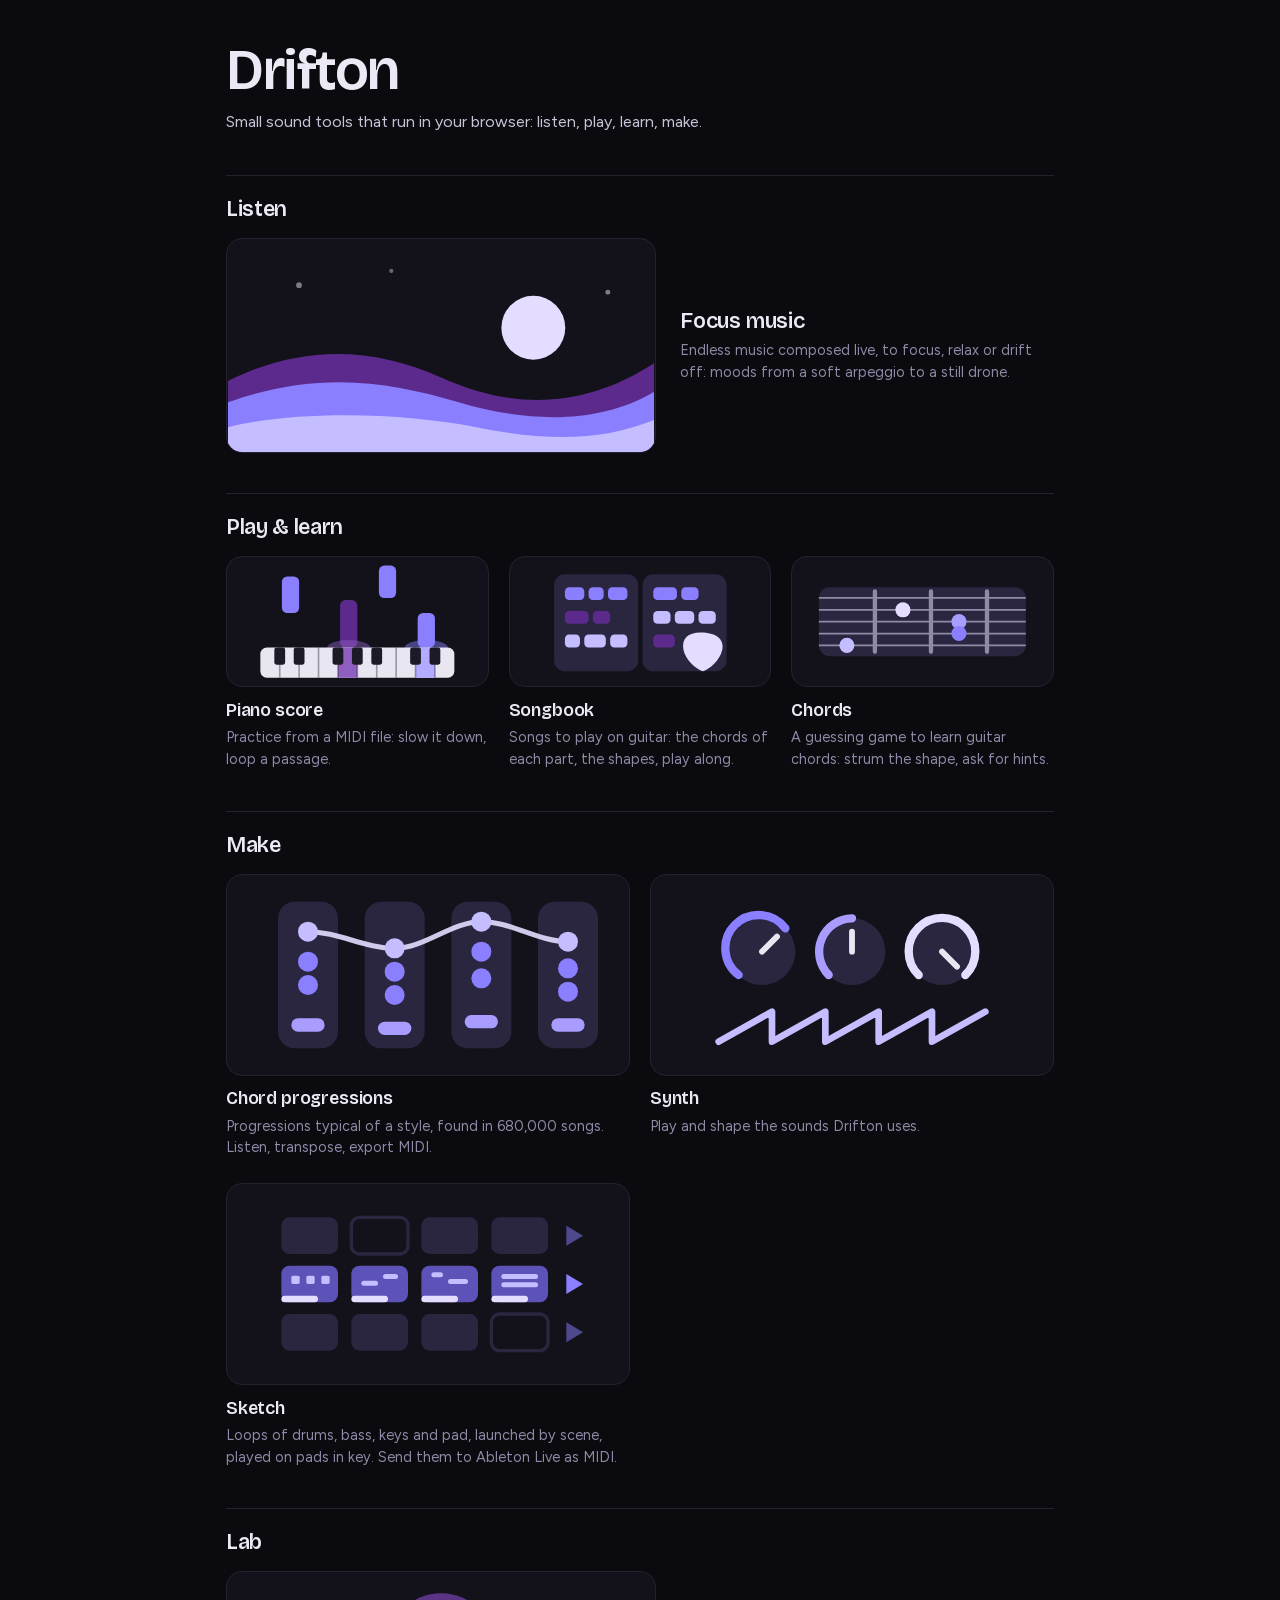
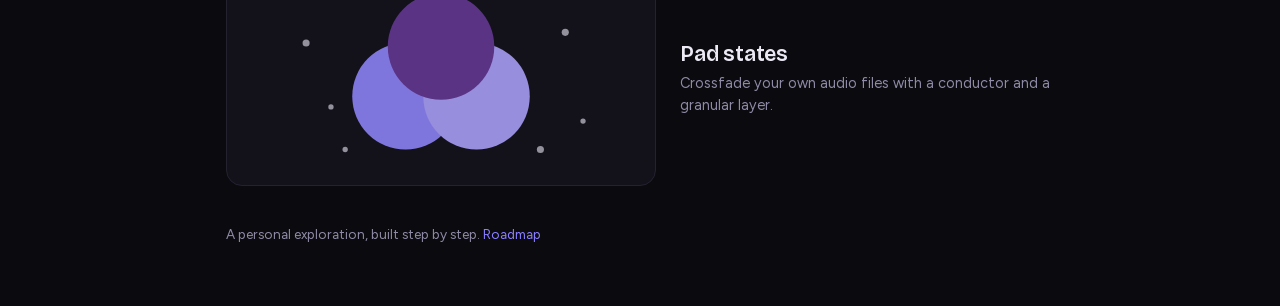
<file: index.html>
<!DOCTYPE html>
<html lang="en">
<head>
<meta charset="UTF-8">
<meta name="viewport" content="width=device-width, initial-scale=1.0">
<meta name="theme-color" content="#0a0a0f">
<title>Drifton</title>
<link rel="stylesheet" href="common.css">
</head>
<body>
<main class="lab home">
  <header>
    <h1>Drifton</h1>
    <p class="intro">Small sound tools that run in your browser: listen, play, learn, make.</p>
  </header>

  <!-- Each illustration is a small inline SVG in shades of the one violet. -->

  <div class="tool-group">
    <h2 class="group-title">Listen</h2>
    <nav class="tools single">
      <a class="card wide" href="generator/index.html">
        <div class="art">
          <svg viewBox="0 0 240 120" aria-hidden="true">
            <circle cx="40" cy="26" r="1.6" fill="#e8e6f0" opacity=".5"/>
            <circle cx="92" cy="18" r="1.2" fill="#e8e6f0" opacity=".4"/>
            <circle cx="214" cy="30" r="1.4" fill="#e8e6f0" opacity=".5"/>
            <circle cx="172" cy="50" r="18" fill="#e4ddff"/>
            <path d="M0 80 C40 60 80 60 120 78 S200 96 240 70 V120 H0Z" fill="#5c2a8c"/>
            <path d="M0 92 C50 74 90 80 130 92 S210 104 240 86 V120 H0Z" fill="#8a7fff"/>
            <path d="M0 106 C40 96 100 98 140 106 S210 114 240 102 V120 H0Z" fill="#c4bdff"/>
          </svg>
        </div>
        <h2>Focus music</h2>
        <p>Endless music composed live, to focus, relax or drift off: moods from a soft arpeggio to a still drone.</p>
      </a>
    </nav>
  </div>

  <div class="tool-group">
    <h2 class="group-title">Play &amp; learn</h2>
    <nav class="tools three">
      <a class="card" href="score/index.html">
        <div class="art">
          <svg viewBox="0 0 240 120" aria-hidden="true">
            <!-- falling notes -->
            <rect x="50" y="18" width="16" height="34" rx="5" fill="#8a7fff"/>
            <rect x="104" y="40" width="16" height="44" rx="5" fill="#5c2a8c"/>
            <rect x="140" y="8" width="16" height="30" rx="5" fill="#8a7fff"/>
            <rect x="176" y="52" width="16" height="32" rx="5" fill="#8a7fff"/>
            <ellipse cx="112" cy="84" rx="20" ry="7" fill="#8e5fc0" opacity=".45"/>
            <ellipse cx="184" cy="84" rx="20" ry="7" fill="#8a7fff" opacity=".45"/>
            <!-- keyboard -->
            <rect x="30" y="84" width="180" height="28" rx="6" fill="#e8e6f0"/>
            <rect x="102" y="84" width="18" height="28" fill="#8e5fc0"/>
            <rect x="174" y="84" width="18" height="28" fill="#b3abff"/>
            <g stroke="#0a0a0f" stroke-width="1.5" opacity=".35">
              <path d="M48 84v28M66 84v28M84 84v28M102 84v28M120 84v28M138 84v28M156 84v28M174 84v28M192 84v28"/>
            </g>
            <g fill="#1b1a26">
              <rect x="43" y="84" width="10" height="16" rx="2"/><rect x="61" y="84" width="10" height="16" rx="2"/>
              <rect x="97" y="84" width="10" height="16" rx="2"/><rect x="115" y="84" width="10" height="16" rx="2"/>
              <rect x="133" y="84" width="10" height="16" rx="2"/><rect x="169" y="84" width="10" height="16" rx="2"/>
              <rect x="187" y="84" width="10" height="16" rx="2"/>
            </g>
          </svg>
        </div>
        <h2>Piano score</h2>
        <p>Practice from a MIDI file: slow it down, loop a passage.</p>
      </a>

      <a class="card" href="songbook/index.html">
        <div class="art">
          <svg viewBox="0 0 240 120" aria-hidden="true">
            <!-- an open songbook: rows of chord chips, and a guitar pick -->
            <rect x="40" y="16" width="78" height="90" rx="10" fill="#2a2640"/>
            <rect x="122" y="16" width="78" height="90" rx="10" fill="#2a2640"/>
            <g fill="#8a7fff"><rect x="50" y="28" width="18" height="12" rx="4"/><rect x="72" y="28" width="14" height="12" rx="4"/><rect x="90" y="28" width="18" height="12" rx="4"/></g>
            <g fill="#5c2a8c"><rect x="50" y="50" width="22" height="12" rx="4"/><rect x="76" y="50" width="16" height="12" rx="4"/></g>
            <g fill="#c4bdff"><rect x="50" y="72" width="14" height="12" rx="4"/><rect x="68" y="72" width="20" height="12" rx="4"/><rect x="92" y="72" width="16" height="12" rx="4"/></g>
            <g fill="#8a7fff"><rect x="132" y="28" width="22" height="12" rx="4"/><rect x="158" y="28" width="16" height="12" rx="4"/></g>
            <g fill="#c4bdff"><rect x="132" y="50" width="16" height="12" rx="4"/><rect x="152" y="50" width="18" height="12" rx="4"/><rect x="174" y="50" width="16" height="12" rx="4"/></g>
            <rect x="132" y="72" width="20" height="12" rx="4" fill="#5c2a8c"/>
            <path d="M176 70 C190 70 198 76 196 86 C194 96 184 104 178 106 C172 104 162 96 160 86 C158 76 164 70 176 70Z" fill="#e4ddff"/>
          </svg>
        </div>
        <h2>Songbook</h2>
        <p>Songs to play on guitar: the chords of each part, the shapes, play along.</p>
      </a>

      <a class="card" href="chords/index.html">
        <div class="art">
          <svg viewBox="0 0 240 120" aria-hidden="true">
            <rect x="24" y="28" width="192" height="64" rx="10" fill="#2a2640"/>
            <g stroke="#8f8aa6" stroke-width="4" stroke-linecap="round">
              <path d="M76 32v56M128 32v56M180 32v56"/>
            </g>
            <g stroke="#8f8aa6" stroke-width="1.6">
              <path d="M24 38h192M24 49h192M24 60h192M24 71h192M24 82h192"/>
            </g>
            <circle cx="102" cy="49" r="7" fill="#e4ddff"/>
            <circle cx="154" cy="60" r="7" fill="#a89cff"/>
            <circle cx="154" cy="71" r="7" fill="#8a7fff"/>
            <circle cx="50" cy="82" r="7" fill="#c4bdff"/>
          </svg>
        </div>
        <h2>Chords</h2>
        <p>A guessing game to learn guitar chords: strum the shape, ask for hints.</p>
      </a>
    </nav>
  </div>

  <div class="tool-group">
    <h2 class="group-title">Make</h2>
    <nav class="tools">
      <a class="card" href="progressions/index.html">
        <div class="art">
          <svg viewBox="0 0 240 120" aria-hidden="true">
            <!-- four chords: their notes, the bass below, a line leading from one to the next -->
            <g fill="#2a2640">
              <rect x="30" y="16" width="36" height="88" rx="10"/><rect x="82" y="16" width="36" height="88" rx="10"/>
              <rect x="134" y="16" width="36" height="88" rx="10"/><rect x="186" y="16" width="36" height="88" rx="10"/>
            </g>
            <path d="M48 34 C66 34 82 44 100 44 S134 28 152 28 S186 40 204 40" fill="none" stroke="#e4ddff" stroke-width="3" stroke-linecap="round" opacity=".9"/>
            <g fill="#c4bdff"><circle cx="48" cy="34" r="6"/><circle cx="100" cy="44" r="6"/><circle cx="152" cy="28" r="6"/><circle cx="204" cy="40" r="6"/></g>
            <g fill="#8a7fff"><circle cx="48" cy="52" r="6"/><circle cx="100" cy="58" r="6"/><circle cx="152" cy="46" r="6"/><circle cx="204" cy="56" r="6"/>
              <circle cx="48" cy="66" r="6"/><circle cx="100" cy="72" r="6"/><circle cx="152" cy="62" r="6"/><circle cx="204" cy="70" r="6"/></g>
            <g fill="#a89cff"><rect x="38" y="86" width="20" height="8" rx="4"/><rect x="90" y="88" width="20" height="8" rx="4"/>
              <rect x="142" y="84" width="20" height="8" rx="4"/><rect x="194" y="86" width="20" height="8" rx="4"/></g>
          </svg>
        </div>
        <h2>Chord progressions</h2>
        <p>Progressions typical of a style, found in 680,000 songs. Listen, transpose, export MIDI.</p>
      </a>

      <a class="card" href="synth/index.html">
        <div class="art">
          <svg viewBox="0 0 240 120" aria-hidden="true">
            <g fill="#2a2640">
              <circle cx="66" cy="46" r="20"/><circle cx="120" cy="46" r="20"/><circle cx="174" cy="46" r="20"/>
            </g>
            <g fill="none" stroke-width="5" stroke-linecap="round">
              <path d="M52 60 A20 20 0 1 1 80 32" stroke="#8a7fff"/>
              <path d="M106 60 A20 20 0 0 1 120 26" stroke="#a89cff"/>
              <path d="M160 60 A20 20 0 1 1 188 60" stroke="#e4ddff"/>
            </g>
            <g stroke="#e8e6f0" stroke-width="3.5" stroke-linecap="round">
              <path d="M66 46l9-9M120 46v-12M174 46l9 9"/>
            </g>
            <path d="M40 100 L72 82 V100 L104 82 V100 L136 82 V100 L168 82 V100 L200 82" fill="none" stroke="#c4bdff" stroke-width="4" stroke-linejoin="round" stroke-linecap="round"/>
          </svg>
        </div>
        <h2>Synth</h2>
        <p>Play and shape the sounds Drifton uses.</p>
      </a>

      <a class="card" href="sketch/index.html">
        <div class="art">
          <svg viewBox="0 0 240 120" aria-hidden="true">
            <!-- a grid of clips: four tracks, three scenes, the middle one playing -->
            <g fill="none" stroke="#2a2640" stroke-width="2">
              <rect x="74" y="20" width="34" height="22" rx="5"/><rect x="158" y="78" width="34" height="22" rx="5"/>
            </g>
            <g fill="#2a2640">
              <rect x="32" y="20" width="34" height="22" rx="5"/><rect x="116" y="20" width="34" height="22" rx="5"/><rect x="158" y="20" width="34" height="22" rx="5"/>
              <rect x="32" y="78" width="34" height="22" rx="5"/><rect x="74" y="78" width="34" height="22" rx="5"/><rect x="116" y="78" width="34" height="22" rx="5"/>
            </g>
            <g fill="#5c52b8">
              <rect x="32" y="49" width="34" height="22" rx="5"/><rect x="74" y="49" width="34" height="22" rx="5"/>
              <rect x="116" y="49" width="34" height="22" rx="5"/><rect x="158" y="49" width="34" height="22" rx="5"/>
            </g>
            <g fill="#e4ddff">
              <rect x="32" y="67" width="22" height="4" rx="2"/><rect x="74" y="67" width="22" height="4" rx="2"/>
              <rect x="116" y="67" width="22" height="4" rx="2"/><rect x="158" y="67" width="22" height="4" rx="2"/>
            </g>
            <g fill="#c4bdff"><rect x="38" y="55" width="5" height="5" rx="1"/><rect x="47" y="55" width="5" height="5" rx="1"/><rect x="56" y="55" width="5" height="5" rx="1"/>
              <rect x="80" y="58" width="10" height="3" rx="1.5"/><rect x="93" y="54" width="9" height="3" rx="1.5"/>
              <rect x="122" y="53" width="7" height="3" rx="1.5"/><rect x="132" y="57" width="12" height="3" rx="1.5"/>
              <rect x="164" y="54" width="22" height="3" rx="1.5"/><rect x="164" y="59" width="22" height="3" rx="1.5"/></g>
            <g fill="#8a7fff"><path d="M203 25l10 6-10 6z" opacity=".5"/><path d="M203 54l10 6-10 6z"/><path d="M203 83l10 6-10 6z" opacity=".5"/></g>
          </svg>
        </div>
        <h2>Sketch</h2>
        <p>Loops of drums, bass, keys and pad, launched by scene, played on pads in key. Send them to Ableton Live as MIDI.</p>
      </a>
    </nav>
  </div>

  <div class="tool-group">
    <h2 class="group-title">Lab</h2>
    <nav class="tools single">
      <a class="card wide" href="pads/index.html">
        <div class="art">
          <svg viewBox="0 0 240 120" aria-hidden="true">
            <g style="mix-blend-mode: screen" opacity=".85">
              <circle cx="100" cy="70" r="30" fill="#8a7fff"/>
              <circle cx="140" cy="70" r="30" fill="#a89cff"/>
              <circle cx="120" cy="42" r="30" fill="#5c2a8c"/>
            </g>
            <g fill="#e8e6f0" opacity=".6">
              <circle cx="44" cy="40" r="2"/><circle cx="58" cy="76" r="1.5"/><circle cx="190" cy="34" r="2"/>
              <circle cx="200" cy="84" r="1.5"/><circle cx="176" cy="100" r="2"/><circle cx="66" cy="100" r="1.5"/>
            </g>
          </svg>
        </div>
        <h2>Pad states</h2>
        <p>Crossfade your own audio files with a conductor and a granular layer.</p>
      </a>
    </nav>
  </div>

  <p class="foot">
    A personal exploration, built step by step.
    <a href="https://github.com/RooXam/drifton/blob/main/ROADMAP.md">Roadmap</a>
  </p>
</main>
</body>
</html>
</file>
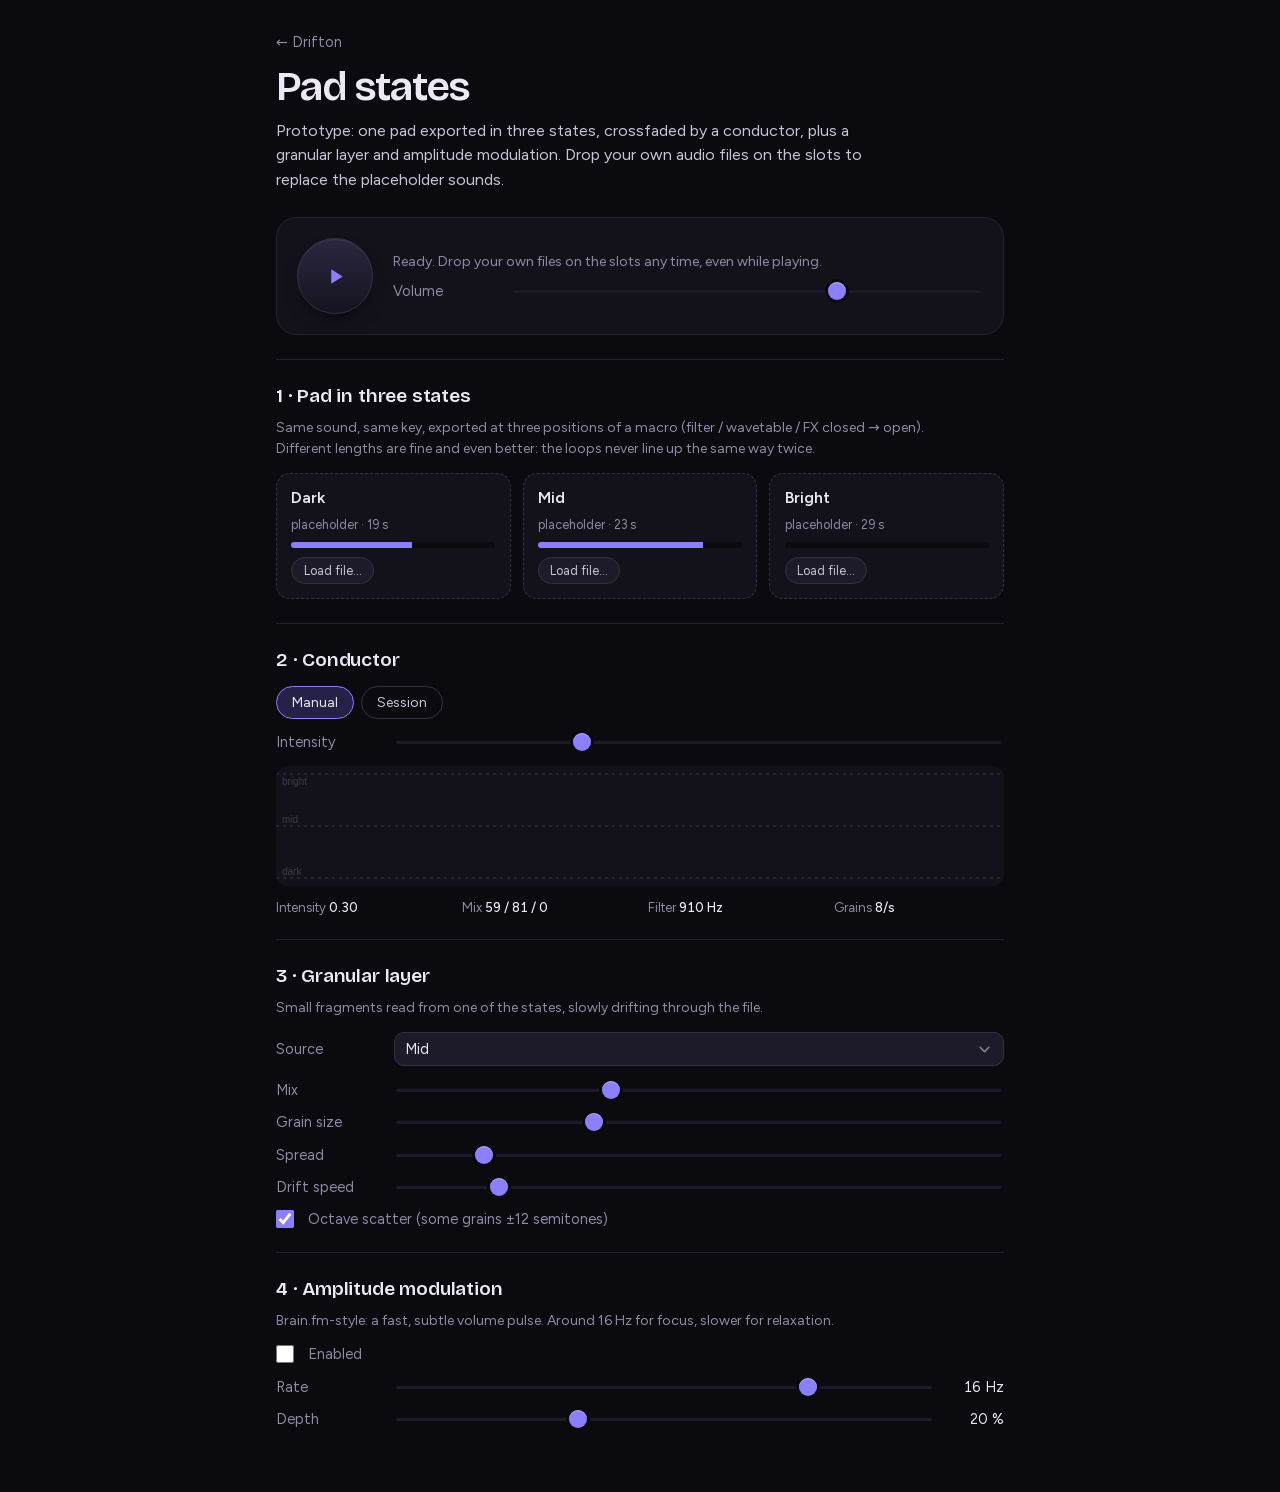
<file: pads/index.html>
<!DOCTYPE html>
<html lang="en">
<head>
<meta charset="UTF-8">
<meta name="viewport" content="width=device-width, initial-scale=1.0">
<meta name="theme-color" content="#0a0a0f">
<title>Drifton Pad States</title>
<link rel="stylesheet" href="../common.css">
</head>
<body>
<main class="lab">
  <header>
    <a href="../index.html" class="back">← Drifton</a>
    <h1>Pad states</h1>
    <p class="intro">
      Prototype: one pad exported in three states, crossfaded by a conductor,
      plus a granular layer and amplitude modulation. Drop your own audio files
      on the slots to replace the placeholder sounds.
    </p>
  </header>

  <section class="transport">
    <button class="play" id="play" aria-label="Play / Pause" disabled>
      <svg id="play-icon" viewBox="0 0 24 24"><path d="M8 5v14l11-7z"/></svg>
    </button>
    <div class="transport-side">
      <div class="status" id="status">Rendering placeholder sounds…</div>
      <label class="row"><span>Volume</span><input type="range" id="volume" min="0" max="100" value="70"></label>
    </div>
  </section>

  <section>
    <h2>1 · Pad in three states</h2>
    <p class="help">
      Same sound, same key, exported at three positions of a macro
      (filter / wavetable / FX closed → open). Different lengths are fine and
      even better: the loops never line up the same way twice.
    </p>
    <div class="slots" id="slots"></div>
  </section>

  <section>
    <h2>2 · Conductor</h2>
    <div class="seg" id="mode">
      <button data-mode="manual" class="active">Manual</button>
      <button data-mode="session">Session</button>
    </div>
    <label class="row" id="manual-row">
      <span>Intensity</span>
      <input type="range" id="intensity" min="0" max="100" value="30">
    </label>
    <label class="row hidden" id="session-row">
      <span>Length</span>
      <select id="session-len">
        <option value="3">Demo · 3 min</option>
        <option value="35">Focus · 35 min (5 / 25 / 5)</option>
      </select>
    </label>
    <canvas id="curve"></canvas>
    <div class="readout" id="readout"></div>
  </section>

  <section>
    <h2>3 · Granular layer</h2>
    <p class="help">Small fragments read from one of the states, slowly drifting through the file.</p>
    <label class="row"><span>Source</span>
      <select id="g-source">
        <option value="0">Dark</option>
        <option value="1" selected>Mid</option>
        <option value="2">Bright</option>
      </select>
    </label>
    <label class="row"><span>Mix</span><input type="range" id="g-mix" min="0" max="100" value="35"></label>
    <label class="row"><span>Grain size</span><input type="range" id="g-size" min="40" max="600" value="220"></label>
    <label class="row"><span>Spread</span><input type="range" id="g-spread" min="0" max="30" value="4"></label>
    <label class="row"><span>Drift speed</span><input type="range" id="g-speed" min="0" max="50" value="8"></label>
    <label class="row check"><input type="checkbox" id="g-oct" checked><span>Octave scatter (some grains ±12 semitones)</span></label>
  </section>

  <section>
    <h2>4 · Amplitude modulation</h2>
    <p class="help">Brain.fm-style: a fast, subtle volume pulse. Around 16 Hz for focus, slower for relaxation.</p>
    <label class="row check"><input type="checkbox" id="am-on"><span>Enabled</span></label>
    <label class="row"><span>Rate</span><input type="range" id="am-rate" min="2" max="20" value="16"><output id="am-rate-out"></output></label>
    <label class="row"><span>Depth</span><input type="range" id="am-depth" min="0" max="60" value="20"><output id="am-depth-out"></output></label>
  </section>
</main>
<script src="../audio.js"></script>
<script src="pads.js"></script>
</body>
</html>
</file>
<file: common.css>
/* Shared styles for every Drifton page.
   Black and violet; one violet accent for what is lit (playing, selected, focused);
   two typefaces kept in fonts/ (works offline, no request to a font service):
   Bricolage Grotesque for titles, Figtree for everything else. Sections are separated
   by thin rules rather than boxed; only the instrument itself (play button, transport)
   sits on a panel. */

@font-face {
  font-family: "Bricolage Grotesque";
  src: url("fonts/bricolage-grotesque.woff2") format("woff2");
  font-weight: 400 700;
  font-display: swap;
}
@font-face {
  font-family: "Figtree";
  src: url("fonts/figtree.woff2") format("woff2");
  font-weight: 400 700;
  font-display: swap;
}

:root {
  --bg: #0a0a0f;
  --surface: #13121b;     /* panels, the piano roll, the illustrations */
  --surface-2: #1d1b2a;   /* fields, buttons, slider tracks */
  --rule: #24222f;        /* thin lines between sections */
  --rule-2: #34313f;      /* control borders */
  --fg: #ece9f5;
  --fg-2: #c9c5d8;        /* running text */
  --muted: #8f8aa6;       /* labels, help */
  --accent: #8a7fff;
  --accent-soft: #262147; /* a selected pill */
  --accent-ink: #0f0c1f;  /* text on the accent */
  --metal-hi: #2a2740;    /* the play button, lit from above */
  --metal-lo: #15131e;
  --font-display: "Bricolage Grotesque", ui-sans-serif, system-ui, sans-serif;
  --font-body: "Figtree", ui-sans-serif, system-ui, sans-serif;
  /* Older names, still used by some pages */
  --card: var(--surface);
  --card-active: var(--surface-2);
}

* { box-sizing: border-box; }

html, body {
  margin: 0;
  background: var(--bg);
  color: var(--fg);
  font-family: var(--font-body);
  font-size: 16px;
  -webkit-font-smoothing: antialiased;
  overflow-x: clip;
}

:focus-visible { outline: 2px solid var(--accent); outline-offset: 2px; }

.lab {
  max-width: 760px;
  margin: 0 auto;
  padding: 2rem 16px 4rem;
  display: flex;
  flex-direction: column;
  gap: 1.5rem;
}

/* Header: links back, the title, one paragraph */
.crumbs { display: flex; gap: 1.25rem; }
.back { color: var(--muted); text-decoration: none; font-size: 0.9rem; }
.back:hover { color: var(--fg); }

h1 {
  margin: 0.9rem 0 0.6rem;
  font-family: var(--font-display);
  font-size: clamp(2rem, 7vw, 2.6rem);
  font-weight: 600;
  letter-spacing: -0.025em;
  line-height: 1.05;
  color: var(--fg);
}
.intro { margin: 0; color: var(--fg-2); line-height: 1.55; max-width: 62ch; }

section {
  border-top: 1px solid var(--rule);
  padding-top: 1.5rem;
  display: flex;
  flex-direction: column;
  gap: 0.9rem;
}
h2 {
  margin: 0;
  font-family: var(--font-display);
  font-size: 1.2rem;
  font-weight: 600;
  letter-spacing: -0.01em;
}
.help { margin: -0.3rem 0 0; color: var(--muted); font-size: 0.875rem; line-height: 1.5; max-width: 68ch; }

/* Folding sections: a title you tap to open or close what is under it */
details.fold { border-top: 1px solid var(--rule); padding-top: 1.1rem; }
details.fold > summary {
  list-style: none;
  cursor: pointer;
  display: flex; align-items: center; justify-content: space-between; gap: 1rem;
  border-radius: 8px;
}
details.fold > summary::-webkit-details-marker { display: none; }
details.fold > summary::after { /* a chevron: down when closed, up when open */
  content: "";
  width: 9px; height: 9px;
  margin-right: 6px;
  border-right: 1.6px solid var(--muted);
  border-bottom: 1.6px solid var(--muted);
  transform: translateY(-3px) rotate(45deg);
  transition: transform 0.2s ease;
}
details.fold[open] > summary::after { transform: translateY(2px) rotate(-135deg); }
details.fold > summary:hover::after { border-color: var(--fg); }
.fold-body { display: flex; flex-direction: column; gap: 0.9rem; padding-top: 1rem; }

/* Transport: the instrument, on its panel */
.transport {
  flex-direction: row;
  align-items: center;
  gap: 1.25rem;
  border: 1px solid var(--rule);
  border-radius: 20px;
  background: var(--surface);
  padding: 1.25rem;
}
.transport-side { flex: 1; display: flex; flex-direction: column; gap: 0.75rem; min-width: 0; }
.status { color: var(--muted); font-size: 0.875rem; }
.play {
  flex: none;
  width: 76px; height: 76px;
  border-radius: 50%;
  border: 1px solid var(--rule-2);
  background: linear-gradient(180deg, var(--metal-hi), var(--metal-lo));
  box-shadow: inset 0 1px 0 rgb(255 255 255 / 0.07), 0 10px 20px -10px rgb(0 0 0 / 0.8);
  color: var(--accent);
  cursor: pointer;
  display: flex; align-items: center; justify-content: center;
  transition: background-color 0.3s ease, color 0.3s ease, transform 0.1s ease;
}
.play:active { transform: translateY(1px); }
.play:disabled { opacity: 0.35; cursor: wait; }
/* Playing: the button lights up (no glow, just the light itself) */
.play.playing { background: var(--accent); border-color: var(--accent); color: var(--accent-ink); }
.play svg { width: 40%; height: 40%; fill: currentColor; }

/* Rows: label, control, value */
.row {
  display: flex;
  align-items: center;
  gap: 0.9rem;
  font-size: 0.9rem;
  color: var(--muted);
}
.row > span:first-child { width: 6.5rem; flex: none; }
.row.check > span { width: auto; }
.row output { width: 3.5rem; text-align: right; font-variant-numeric: tabular-nums; color: var(--fg); }
.hidden { display: none; }

select {
  flex: 1;
  background: var(--surface-2);
  color: var(--fg);
  border: 1px solid var(--rule-2);
  border-radius: 10px;
  padding: 0.45rem 2.2rem 0.45rem 0.6rem;
  font: inherit;
  /* Our own arrow: the browser's sits glued to the right edge, at a different spot in each
     browser. A small chevron drawn in the muted colour, with room on the right. */
  -webkit-appearance: none;
  appearance: none;
  background-image: url("data:image/svg+xml,%3Csvg xmlns='http://www.w3.org/2000/svg' viewBox='0 0 12 8'%3E%3Cpath d='M1 1.5l5 5 5-5' fill='none' stroke='%238f8aa6' stroke-width='1.6' stroke-linecap='round' stroke-linejoin='round'/%3E%3C/svg%3E");
  background-repeat: no-repeat;
  background-position: right 0.8rem center;
  background-size: 11px 7px;
}
/* Browsers treat a select opened with the mouse as keyboard focus and would keep a big
   ring around it after a choice: just light its border instead. */
select:focus-visible { outline: none; border-color: var(--accent); }
input[type=checkbox] { accent-color: var(--accent); width: 18px; height: 18px; margin: 0; }

input[type=range] {
  -webkit-appearance: none;
  appearance: none;
  flex: 1;
  min-width: 0;
  height: 4px;
  border-radius: 4px;
  background: var(--surface-2);
  box-shadow: inset 0 1px 1px rgb(0 0 0 / 0.5);
}
input[type=range]::-webkit-slider-thumb {
  -webkit-appearance: none; appearance: none;
  width: 18px; height: 18px; border-radius: 50%;
  background: var(--accent); cursor: pointer;
  box-shadow: 0 0 0 3px var(--bg), inset 0 1px 0 rgb(255 255 255 / 0.35);
}
input[type=range]::-moz-range-thumb {
  width: 18px; height: 18px; border: none; border-radius: 50%;
  background: var(--accent); cursor: pointer;
  box-shadow: 0 0 0 3px var(--bg), inset 0 1px 0 rgb(255 255 255 / 0.35);
}
input[type=range]:disabled { opacity: 0.4; }

/* Segmented control: pills, the chosen one lit */
.seg { display: flex; gap: 0.4rem; }
.seg button, .slot button {
  background: transparent;
  color: var(--fg-2);
  border: 1px solid var(--rule-2);
  border-radius: 999px;
  padding: 0.45rem 0.95rem;
  font: inherit;
  font-size: 0.875rem;
  cursor: pointer;
  transition: border-color 0.15s ease, background-color 0.15s ease, color 0.15s ease;
}
.seg button:hover { border-color: var(--muted); color: var(--fg); }
.seg button.active { background: var(--accent-soft); border-color: var(--accent); color: var(--fg); }

/* Slots (Pad states prototype) */
.slots { display: grid; grid-template-columns: repeat(3, minmax(0, 1fr)); gap: 0.75rem; }
.slot {
  background: var(--surface);
  border: 1px dashed var(--rule-2);
  border-radius: 14px;
  padding: 0.9rem;
  display: flex;
  flex-direction: column;
  gap: 0.6rem;
  min-width: 0;
  transition: border-color 0.2s ease, background-color 0.2s ease;
}
.slot.drag { border-color: var(--accent); background: var(--accent-soft); }
.slot-label { font-weight: 600; }
.slot-file { font-size: 0.78rem; color: var(--muted); overflow: hidden; text-overflow: ellipsis; white-space: nowrap; }
.slot-file.user { color: var(--accent); }
.meter { height: 6px; border-radius: 6px; background: var(--bg); overflow: hidden; }
.meter-fill { height: 100%; width: 0; background: var(--accent); transition: width 0.3s linear; }
.slot-actions { display: flex; gap: 0.4rem; flex-wrap: wrap; }
.slot button { background: var(--surface-2); padding: 0.3rem 0.7rem; font-size: 0.78rem; }

/* Canvases (piano roll, conductor curve) and readouts */
canvas { width: 100%; height: 120px; border-radius: 12px; background: var(--surface); display: block; }
.readout {
  display: grid;
  grid-template-columns: repeat(auto-fit, minmax(140px, 1fr));
  gap: 0.5rem 1rem;
  font-size: 0.82rem;
  color: var(--muted);
  font-variant-numeric: tabular-nums;
}
.readout b { color: var(--fg); font-weight: 500; }

@media (max-width: 560px) {
  .slots { grid-template-columns: 1fr; }
  .row > span:first-child { width: 5.5rem; }
}

/* ---- Home: tools grouped by intention ---- */
.lab.home { max-width: 860px; gap: 2.5rem; }
.home h1 { font-size: clamp(2.6rem, 9vw, 3.6rem); margin-top: 0.5rem; }
.tool-group { display: flex; flex-direction: column; gap: 1rem; border-top: 1px solid var(--rule); padding-top: 1.25rem; }
.group-title {
  margin: 0;
  font-family: var(--font-display);
  font-size: 1.35rem; font-weight: 600; letter-spacing: -0.015em;
  color: var(--fg);
}
.tools { display: grid; grid-template-columns: repeat(2, minmax(0, 1fr)); gap: 1.5rem 1.25rem; }
.tools.three { grid-template-columns: repeat(3, minmax(0, 1fr)); }
.tools.single { grid-template-columns: minmax(0, 1fr); }

/* A card is a picture and two lines: no box around it; the picture lights up on hover. */
.card {
  display: flex;
  flex-direction: column;
  gap: 0.4rem;
  color: var(--fg);
  text-decoration: none;
  min-width: 0;
}
.card .art {
  aspect-ratio: 2 / 1;
  border-radius: 16px;
  border: 1px solid var(--rule);
  background: var(--surface);
  margin-bottom: 0.4rem;
  overflow: hidden;
  transition: border-color 0.2s ease;
}
a.card:hover .art, a.card:focus-visible .art { border-color: var(--accent); }
a.card:focus-visible { outline: none; }
.card .art svg { width: 100%; height: 100%; display: block; }
.card h2 { font-size: 1.1rem; display: flex; align-items: center; gap: 0.5rem; overflow-wrap: break-word; min-width: 0; }
.card p { margin: 0; color: var(--muted); font-size: 0.9rem; line-height: 1.5; }
/* The only tool of its group: picture left, text right */
.card.wide { display: grid; grid-template-columns: minmax(0, 1.15fr) minmax(0, 1fr); column-gap: 1.5rem; align-content: center; }
.card.wide .art { grid-row: span 2; margin-bottom: 0; }
.card.wide h2 { align-self: end; font-size: 1.35rem; }
.card.wide p { align-self: start; }
.card.soon { opacity: 0.55; }
.tag {
  font-family: var(--font-body);
  font-size: 0.75rem; font-weight: 500;
  color: var(--accent); border: 1px solid var(--accent); border-radius: 999px; padding: 0.05rem 0.5rem;
}
.foot { margin: 0; color: var(--muted); font-size: 0.85rem; }
.foot a { color: var(--accent); text-decoration: none; }
@media (max-width: 640px) {
  .tools, .tools.three { grid-template-columns: minmax(0, 1fr); }
  .card.wide { display: flex; }
  .card.wide .art { margin-bottom: 0.4rem; }
  .card.wide h2, .card.wide p { align-self: auto; }
}

@media (prefers-reduced-motion: reduce) {
  * { transition: none !important; }
}
</file>
